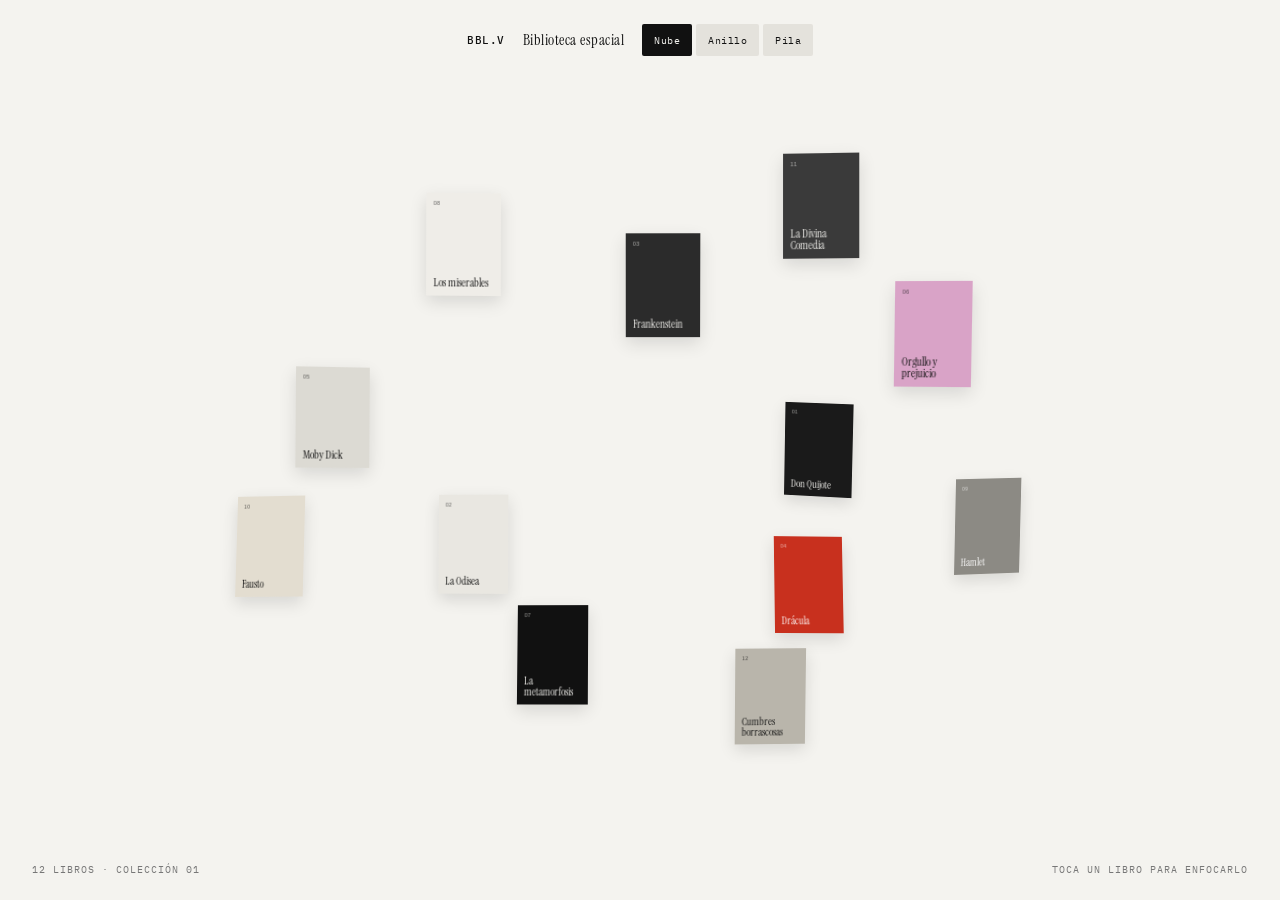
<file: index.html>
<!doctype html>
<html lang="es">
<head>
<meta charset="utf-8">
<meta name="viewport" content="width=device-width, initial-scale=1">
<title>Biblioteca espacial</title>
<link rel="preconnect" href="https://fonts.googleapis.com">
<link href="https://fonts.googleapis.com/css2?family=IBM+Plex+Mono:wght@400;500&family=Instrument+Serif&display=swap" rel="stylesheet">
<link rel="stylesheet" href="styles.css?v=3">
</head>
<body>
<header class="top">
  <span class="brand">BBL.V</span>
  <span class="name">Biblioteca espacial</span>
  <nav class="modes" aria-label="Vista">
    <button type="button" data-mode="nube" class="on">Nube</button>
    <button type="button" data-mode="anillo">Anillo</button>
    <button type="button" data-mode="pila">Pila</button>
  </nav>
</header>

<main id="stage" class="stage" aria-label="Libros"></main>

<aside id="info" class="info" hidden>
  <div class="info-l"><div class="muted" id="i-n"></div><div id="i-author"></div></div>
  <div class="info-r">
    <div class="muted" id="i-year"></div><div id="i-genre"></div>
    <a href="#" id="i-open">Abrir libro →</a>
  </div>
  <button type="button" id="close" class="close" aria-label="Cerrar">×</button>
</aside>

<footer class="foot">
  <span>12 LIBROS · COLECCIÓN 01</span>
  <span id="hint">TOCA UN LIBRO PARA ENFOCARLO</span>
</footer>
<script src="books.js?v=3"></script>
<script src="app.js?v=3"></script>
</body>
</html>
</file>
<file: styles.css>
:root{--bg:#f4f3ef;--ink:#111;--muted:#777;--chip:#e4e2dc}
*{box-sizing:border-box}
html,body{margin:0;height:100%}
body{background:var(--bg);color:var(--ink);font-family:'IBM Plex Mono',ui-monospace,monospace;overflow:hidden;-webkit-font-smoothing:antialiased}
.top{position:fixed;top:24px;left:0;right:0;display:flex;justify-content:center;align-items:center;gap:18px;font-size:11px;letter-spacing:.5px;z-index:50;flex-wrap:wrap;padding:0 16px}
.brand{font-weight:500}
.name{font-family:'Instrument Serif',serif;font-size:15px}
.modes{display:flex;gap:4px}
.modes button{height:32px;padding:0 12px;border:0;border-radius:2px;cursor:pointer;font:inherit;font-size:10px;letter-spacing:.5px;background:var(--chip);color:var(--ink);transition:background .3s,color .3s}
.modes button.on{background:var(--ink);color:var(--bg)}
.stage{position:fixed;inset:0;perspective:1600px;touch-action:none}
.bk{position:absolute;left:50%;top:50%;width:72px;height:100px;margin:-50px 0 0 -36px;padding:0;border:0;background:transparent;cursor:pointer;transform-style:preserve-3d;transition:transform 1.1s cubic-bezier(.16,1,.3,1),filter .9s,opacity .9s}
.cv{width:100%;height:100%;padding:7px;display:flex;flex-direction:column;justify-content:space-between;box-shadow:0 6px 16px #0000001f;text-align:left;outline-offset:4px;transition:box-shadow .3s;background-size:cover;background-position:center}
.bk:hover .cv{box-shadow:0 18px 40px #0003}
.bk:focus-visible .cv{outline:1px solid var(--ink)}
.bk.sel .cv{outline:.5px solid var(--ink)}
.cv small{font-size:5px;letter-spacing:.5px;opacity:.7}
.cv b{font-family:'Instrument Serif',serif;font-weight:400;font-size:11px;line-height:1}
.info{position:fixed;inset:0;pointer-events:none;z-index:60;font-size:10px;letter-spacing:1px;line-height:1.7;text-transform:uppercase}
.info>*{pointer-events:auto}
.info-l{position:absolute;right:calc(50% + 160px);top:50%;transform:translateY(-50%);text-align:right;max-width:30vw}
.info-r{position:absolute;left:calc(50% + 160px);top:50%;transform:translateY(-50%);max-width:30vw}
.info a{display:inline-block;margin-top:14px;padding:12px 0;color:var(--ink)}
.muted{color:var(--muted)}
.close{position:absolute;top:72px;right:32px;width:44px;height:44px;border:1px solid #1113;border-radius:50%;background:transparent;cursor:pointer;font:inherit;font-size:16px}
.foot{position:fixed;left:32px;right:32px;bottom:24px;display:flex;justify-content:space-between;font-size:10px;letter-spacing:1px;color:var(--muted);gap:16px}
@media (max-width:700px){
  .info-l,.info-r{left:16px;right:16px;max-width:none;text-align:center;transform:none}
  .info-l{top:auto;bottom:120px}
  .info-r{top:auto;bottom:56px}
  .foot{left:16px;right:16px;font-size:9px}
}
@media (prefers-reduced-motion:reduce){.bk{transition:none}}
</file>
